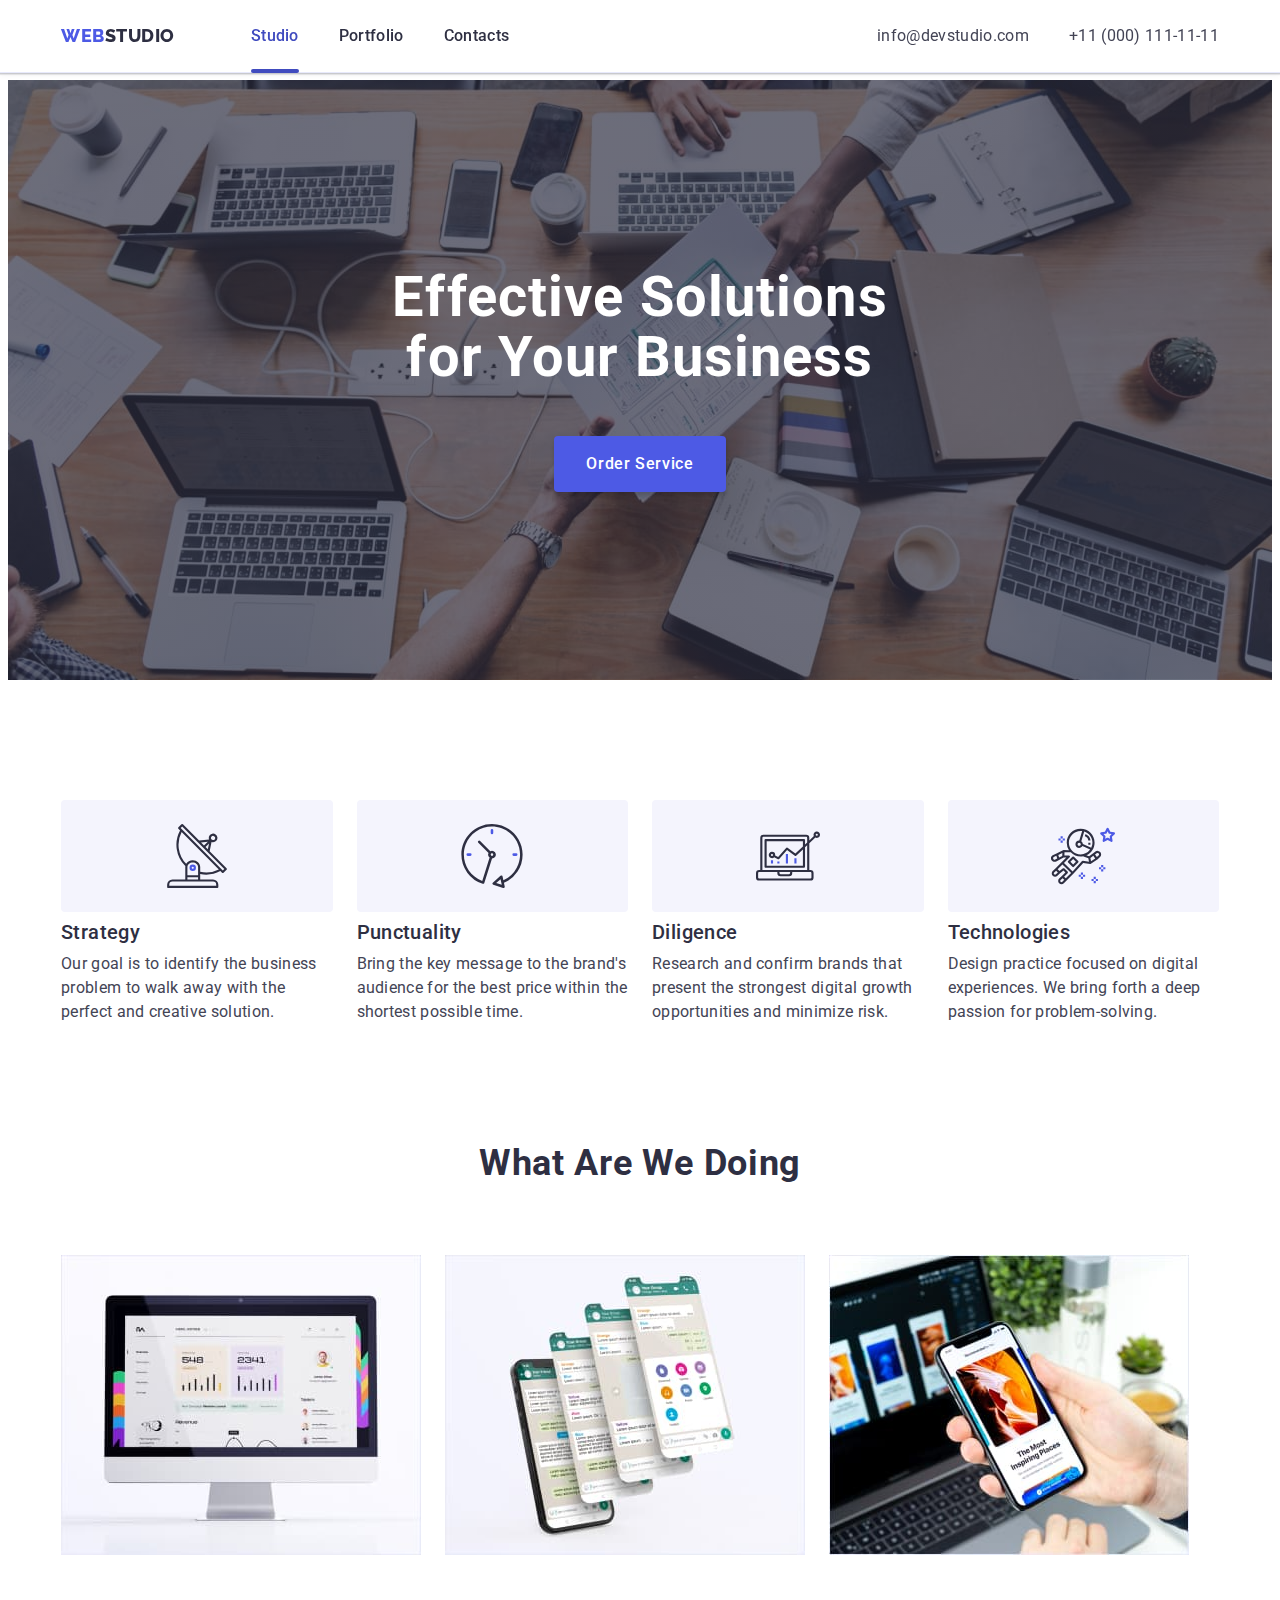
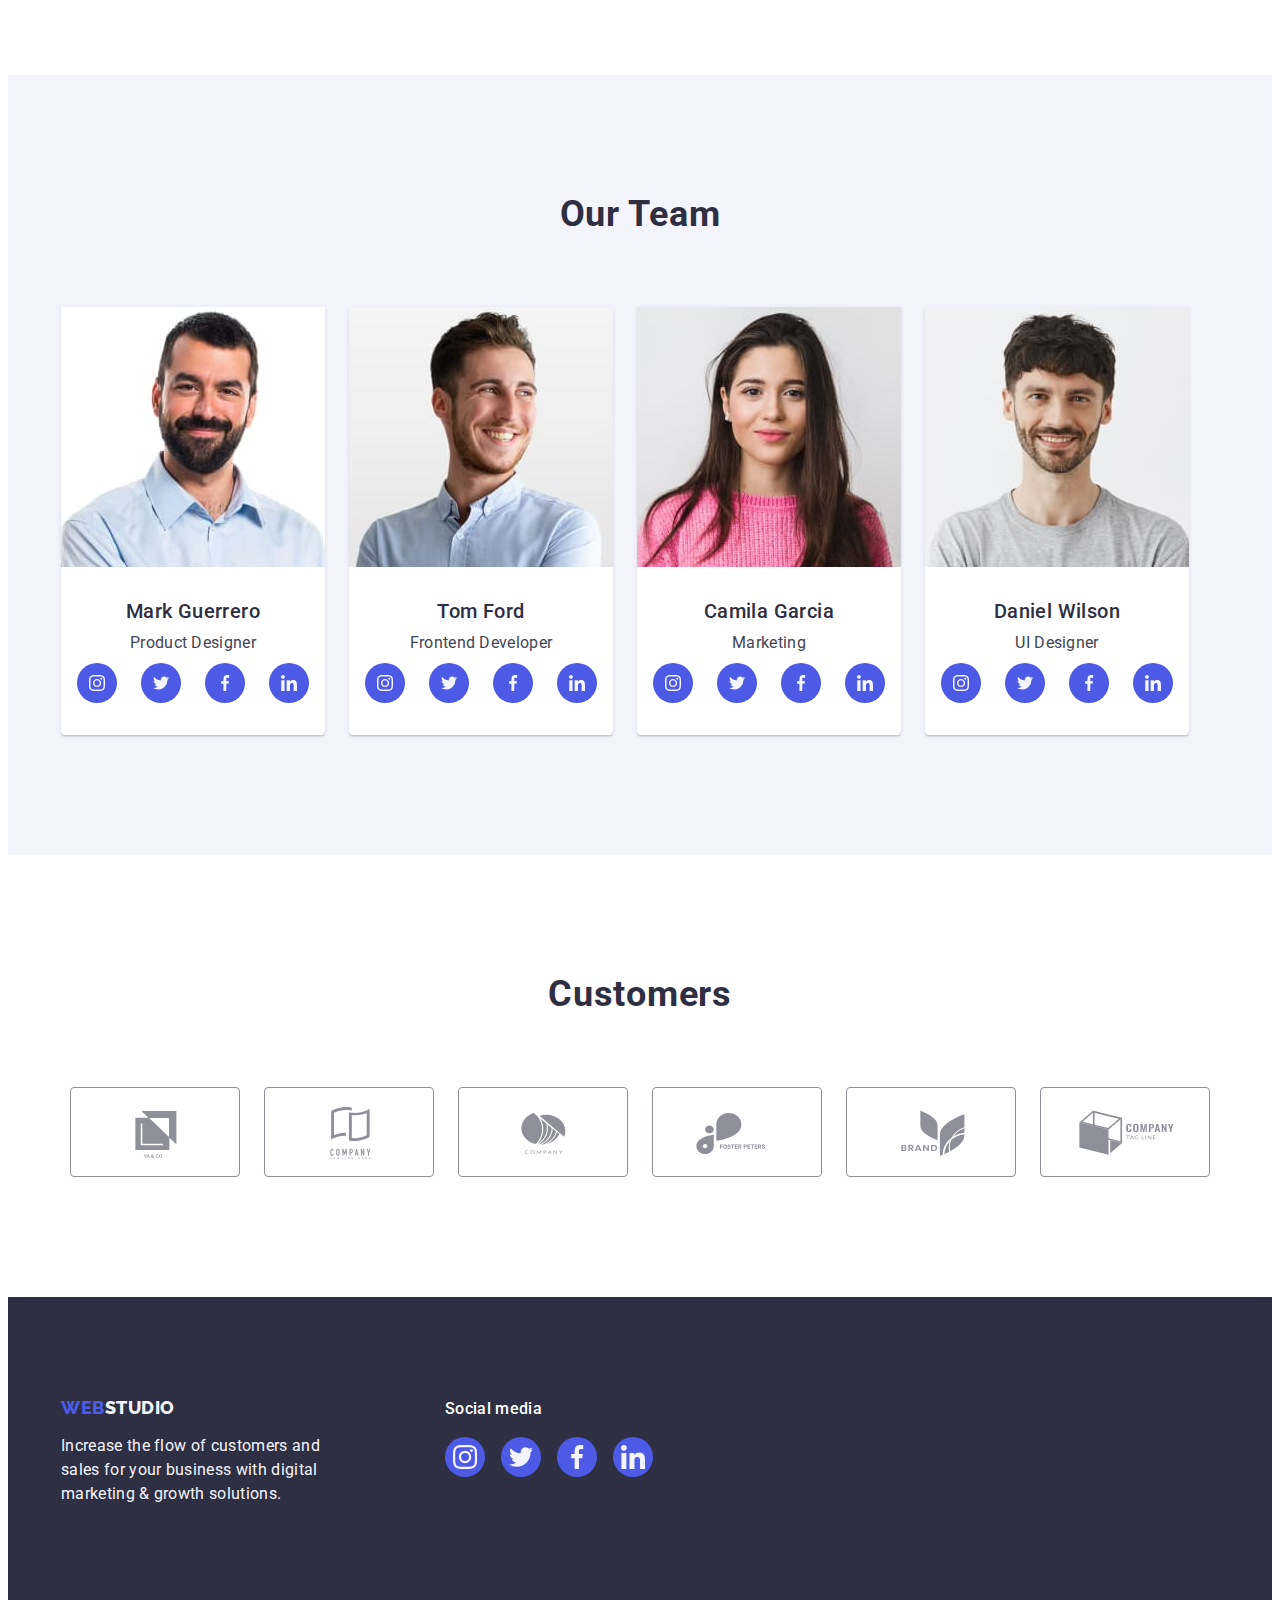
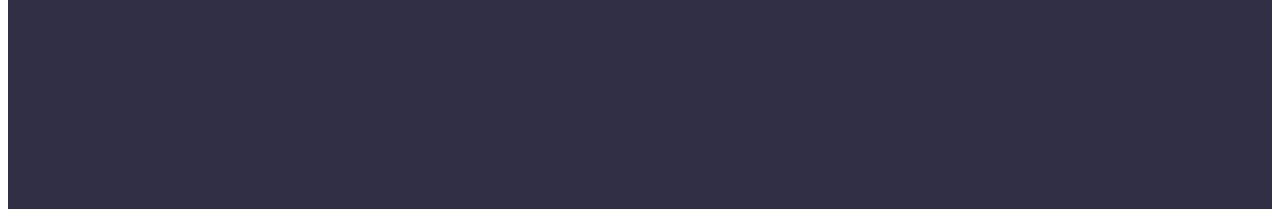
<file: index.html>
<!DOCTYPE html>
<html lang="en">
  <head>
    <meta charset="UTF-8" />
    <meta http-equiv="X-UA-Compatible" content="IE=edge" />
    <meta name="viewport" content="width=device-width, initial-scale=1.0" />
    <title>Studio</title>
    <link rel="preconnect" href="https://fonts.googleapis.com" />
    <link rel="preconnect" href="https://fonts.gstatic.com" crossorigin />
    <link
      href="https://fonts.googleapis.com/css2?family=Raleway:wght@800&family=Roboto:wght@400;500;700;900&display=swap"
      rel="stylesheet"
    />
    <link rel="stylesheet" href="https://cdnjs.cloudflare.com/ajax/libs/modern-normalize/1.1.0/modern-normalize.min.css"
      integrity="sha512-wpPYUAdjBVSE4KJnH1VR1HeZfpl1ub8YT/NKx4PuQ5NmX2tKuGu6U/JRp5y+Y8XG2tV+wKQpNHVUX03MfMFn9Q=="
      crossorigin="anonymous" referrerpolicy="no-referrer" />
    <link rel="stylesheet" href="./css/styles.css" />
  </head> 
  <body>
    <header class="header">
      <div class="header-container container">
        <nav class="header-nav">
          <a class="link logo" href="./index.html"
            >Web<span class="logo-part">Studio</span></a
          >
          <ul class="list header-nav-list">
            <li><a class="link nav-link active" href="./index.html">Studio</a></li>
            <li>
              <a class="link nav-link" href="./portfolio.html">Portfolio</a>
            </li>
            <li><a class="link nav-link" href="">Contacts</a></li>
          </ul>
        </nav>
        <address class="adress">
          <ul class="list header-adress-list">
            <li>
              <a class="link contact" href="mailto:info@devstudio.com"
                >info@devstudio.com</a
              >
            </li>
            <li>
              <a class="link contact" href="tel:+110001111111"
                >+11 (000) 111-11-11</a
              >
            </li>
          </ul>
        </address>
      </div>
    </header>
    <main>
      <section class="main-title-box">
        <div class="container">
          <h1 class="hero-title">Effective Solutions for Your Business</h1>
          <button class="hero-btn" type="button" data-modal-open>Order Service</button>
        </div>
      </section>
      <section class="feature-section">
        <div class="container">
          <h2 class="visually-hidden">Why we</h2>
          <ul class="list main-section-list">
            <li class="feature-item">
              <div class="feature-icon-box">
                <svg class="feature-icon" width="64" height="64">
                  <use href="./images/icons.svg#antenna"></use>
                </svg>
              </div>
              <h3 class="feature">Strategy</h3>
              <p class="feature-desc">
                Our goal is to identify the business problem to walk away with the
                perfect and creative solution.
              </p>
            </li>
            <li class="feature-item">
              <div class="feature-icon-box">
                <svg class="feature-icon" width="64" height="64">
                  <use href="./images/icons.svg#clock"></use>
                </svg>
              </div>
              <h3 class="feature">Punctuality</h3>
              <p class="feature-desc">
                Bring the key message to the brand's audience for the best price
                within the shortest possible time.
              </p>
            </li>
            <li class="feature-item">
              <div class="feature-icon-box">
                <svg class="feature-icon" width="64" height="64">
                  <use href="./images/icons.svg#diagram"></use>
                </svg>
              </div>
              <h3 class="feature">Diligence</h3>
              <p class="feature-desc">
                Research and confirm brands that present the strongest digital
                growth opportunities and minimize risk.
              </p>
            </li>
            <li class="feature-item">
              <div class="feature-icon-box">
                <svg class="feature-icon" width="64" height="64">
                  <use href="./images/icons.svg#astronaut"></use>
                </svg>
              </div>
              <h3 class="feature">Technologies</h3>
              <p class="feature-desc">
                Design practice focused on digital experiences. We bring forth a
                deep passion for problem-solving.
              </p>
            </li>
          </ul>
        </div>
      </section>
      <section class="business">
        <div class="container">
          <h2 class="section-title">What are we doing</h2>
          <ul class="list business-section-list">
            <li class="item">
              <img
                src="./images/studio/desktop.jpg"
                alt="desktop"
                width="360"
                height="300"
              />
            </li>
            <li class="item">
              <img
                src="./images/studio/phone.jpg"
                alt="phone"
                width="360"
                height="300"
              />
            </li>
            <li class="item">
              <img
                src="./images/studio/gadgets.jpg"
                alt="gadgets"
                width="360"
                height="300"
              />
            </li>
          </ul>
        </div>
      </section>
      <section class="team-section">
        <div class="container">
          <h2 class="section-title ">Our Team</h2>
          <ul class="list team-list">
            <li class="member-card">
              <img
                src="./images/studio/1-mark.jpg"
                alt="Man with black beard in blue shirt"
                width="264"
                height="260"
              />
              <div class="member-card-content">
                <h3 class="member">Mark Guerrero</h3>
                <p class="member-position">Product Designer</p>
                <ul class="list contact-list">
                  <li class="member-social">
                    <a href="" class="link social-link">
                      <svg class="social-icon" width="16" height="16">
                        <use href="./images/icons.svg#instagram"></use>
                      </svg>
                    </a>
                  </li>
                  <li class="member-social">
                    <a href="" class="link social-link">
                      <svg class="social-icon" width="16" height="16">
                        <use href="./images/icons.svg#twitter"></use>
                      </svg>
                    </a>
                  </li>
                  <li class="member-social">
                    <a href="" class="link social-link">
                      <svg class="social-icon" width="16" height="16">
                        <use href="./images/icons.svg#facebook"></use>
                      </svg>
                    </a>
                  </li>
                  <li class="member-social">
                    <a href="" class="link social-link">
                      <svg class="social-icon" width="16" height="16">
                        <use href="./images/icons.svg#linkedin"></use>
                      </svg>
                    </a>
                  </li>
                </ul>
              </div>
            </li>
            <li class="member-card">
              <img
                src="./images/studio/2-tom.jpg"
                alt="Man with red beard in blue shirt"
                width="264"
                height="260"
              />
              <div class="member-card-content">
                <h3 class="member">Tom Ford</h3>
                <p class="member-position">Frontend Developer</p>
                <ul class="list contact-list">
                  <li class="member-social">
                    <a href="" class="link social-link">
                      <svg class="social-icon" width="16" height="16">
                        <use href="./images/icons.svg#instagram"></use>
                      </svg>
                    </a>
                  </li>
                  <li class="member-social">
                    <a href="" class="link social-link">
                      <svg class="social-icon" width="16" height="16">
                        <use href="./images/icons.svg#twitter"></use>
                      </svg>
                    </a>
                  </li>
                  <li class="member-social">
                    <a href="" class="link social-link">
                      <svg class="social-icon" width="16" height="16">
                        <use href="./images/icons.svg#facebook"></use>
                      </svg>
                    </a>
                  </li>
                  <li class="member-social">
                    <a href="" class="link social-link">
                      <svg class="social-icon" width="16" height="16">
                        <use href="./images/icons.svg#linkedin"></use>
                      </svg>
                    </a>
                  </li>
                </ul>
              </div>
            </li>
            <li class="member-card">
              <img
                src="./images/studio/3-camila.jpg"
                alt="Woman in a pink sweater"
                width="264"
                height="260"
              />
              <div class="member-card-content">
                <h3 class="member">Camila Garcia</h3>
                <p class="member-position">Marketing</p>
                <ul class="list contact-list">
                  <li class="member-social">
                    <a href="" class="link social-link">
                      <svg class="social-icon" width="16" height="16">
                        <use href="./images/icons.svg#instagram"></use>
                      </svg>
                    </a>
                  </li>
                  <li class="member-social">
                    <a href="" class="link social-link">
                      <svg class="social-icon" width="16" height="16">
                        <use href="./images/icons.svg#twitter"></use>
                      </svg>
                    </a>
                  </li>
                  <li class="member-social">
                    <a href="" class="link social-link">
                      <svg class="social-icon" width="16" height="16">
                        <use href="./images/icons.svg#facebook"></use>
                      </svg>
                    </a>
                  </li>
                  <li class="member-social">
                    <a href="" class="link social-link">
                      <svg class="social-icon" width="16" height="16">
                        <use href="./images/icons.svg#linkedin"></use>
                      </svg>
                    </a>
                  </li>
                </ul>
              </div>
            </li>
            <li class="member-card">
              <img
                src="./images/studio/4-daniel.jpg"
                alt="Man with black beard in gray t-shirt"
                width="264"
                height="260"
              />
              <div class="member-card-content">
                <h3 class="member">Daniel Wilson</h3>
                <p class="member-position">UI Designer</p>
                <ul class="list contact-list">
                  <li class="member-social">
                    <a href="" class="link social-link">
                      <svg class="social-icon" width="16" height="16">
                        <use href="./images/icons.svg#instagram"></use>
                      </svg>
                    </a>
                  </li>
                  <li class="member-social">
                    <a href="" class="link social-link">
                      <svg class="social-icon" width="16" height="16">
                        <use href="./images/icons.svg#twitter"></use>
                      </svg>
                    </a>
                  </li>
                  <li class="member-social">
                    <a href="" class="link social-link">
                      <svg class="social-icon" width="16" height="16">
                        <use href="./images/icons.svg#facebook"></use>
                      </svg>
                    </a>
                  </li>
                  <li class="member-social">
                    <a href="" class="link social-link">
                      <svg class="social-icon" width="16" height="16">
                        <use href="./images/icons.svg#linkedin"></use>
                      </svg>
                    </a>
                  </li>
                </ul>
              </div>
            </li>
          </ul>
        </div>
      </section>
      <section class="customers-section">
        <div class="container">
          <h2 class="section-title">Customers</h2>
          <ul class="list customers-list">
            <li class="customer">
              <a href="" class="link customer-link">
                <svg class="customer-icon" width="104" height="56">
                  <use href="./images/icons.svg#customer1"></use>
                </svg>
              </a>
            </li>
            <li class="customer">
              <a href="" class="link customer-link">
                <svg class="customer-icon" width="104" height="56">
                  <use href="./images/icons.svg#customer2"></use>
                </svg>
              </a>
            </li>
            <li class="customer">
              <a href="" class="link customer-link">
                <svg class="customer-icon" width="104" height="56">
                  <use href="./images/icons.svg#customer3"></use>
                </svg>
              </a>
            </li>
            <li class="customer">
              <a href="" class="link customer-link">
                <svg class="customer-icon" width="104" height="56">
                  <use href="./images/icons.svg#customer4"></use>
                </svg>
              </a>
            </li>
            <li class="customer">
              <a href="" class="link customer-link">
                <svg class="customer-icon" width="104" height="56">
                  <use href="./images/icons.svg#customer5"></use>
                </svg>
              </a>
            </li>
            <li class="customer">
              <a href="" class="link customer-link">
                <svg class="customer-icon" width="104" height="56">
                  <use href="./images/icons.svg#customer6"></use>
                </svg>
              </a>
            </li>
          </ul>
        </div>        
      </section>
    </main>
    <footer class="footer">
      <div class="container footer-position">
        <div class="footer-content-wrapper">
          <a class="link logo" href="./index.html">Web<span class="footer-logo-part">Studio</span></a>
          <p class="footer-desc">
            Increase the flow of customers and sales for your business with digital
            marketing & growth solutions.
        </div>
        <div class="social-media-wrapper">
          <p class="social-media">Social media</p>
          <ul class="list contact-list-footer">
            <li class="footer-social">
              <a href="" class="link footer-social-link">
                <svg class="footer-social-icon" width="24" height="24">
                  <use href="./images/icons.svg#instagram-footer"></use>
                </svg>
              </a>
            </li>
            <li class="footer-social">
              <a href="" class="link footer-social-link">
                <svg class="footer-social-icon" width="24" height="24">
                  <use href="./images/icons.svg#twitter-footer"></use>
                </svg>
              </a>
            </li>
            <li class="footer-social">
              <a href="" class="link footer-social-link">
                <svg class="footer-social-icon" width="24" height="24">
                  <use href="./images/icons.svg#facebook-footer"></use>
                </svg>
              </a>
            </li>
            <li class="footer-social">
              <a href="" class="link footer-social-link">
                <svg class="footer-social-icon" width="24" height="24">
                  <use href="./images/icons.svg#linkedin-footer"></use>
                </svg>
              </a>
            </li>
          </ul>
        </div>
      </div>
    </footer>
    <!-- Modal window -->
    <div class="backdrop is-hidden" data-modal>
      <div class="modal">
        <button class="modal-close-btn" type="button" data-modal-close>
          <svg class="modal-close-icon" width="8" height="8">
            <use href="./images/icons.svg#close-icon"></use>
          </svg>
        </button>
      </div>
    </div>
    <script src="./js/modal.js"></script>
  </body>
</html>
</file>
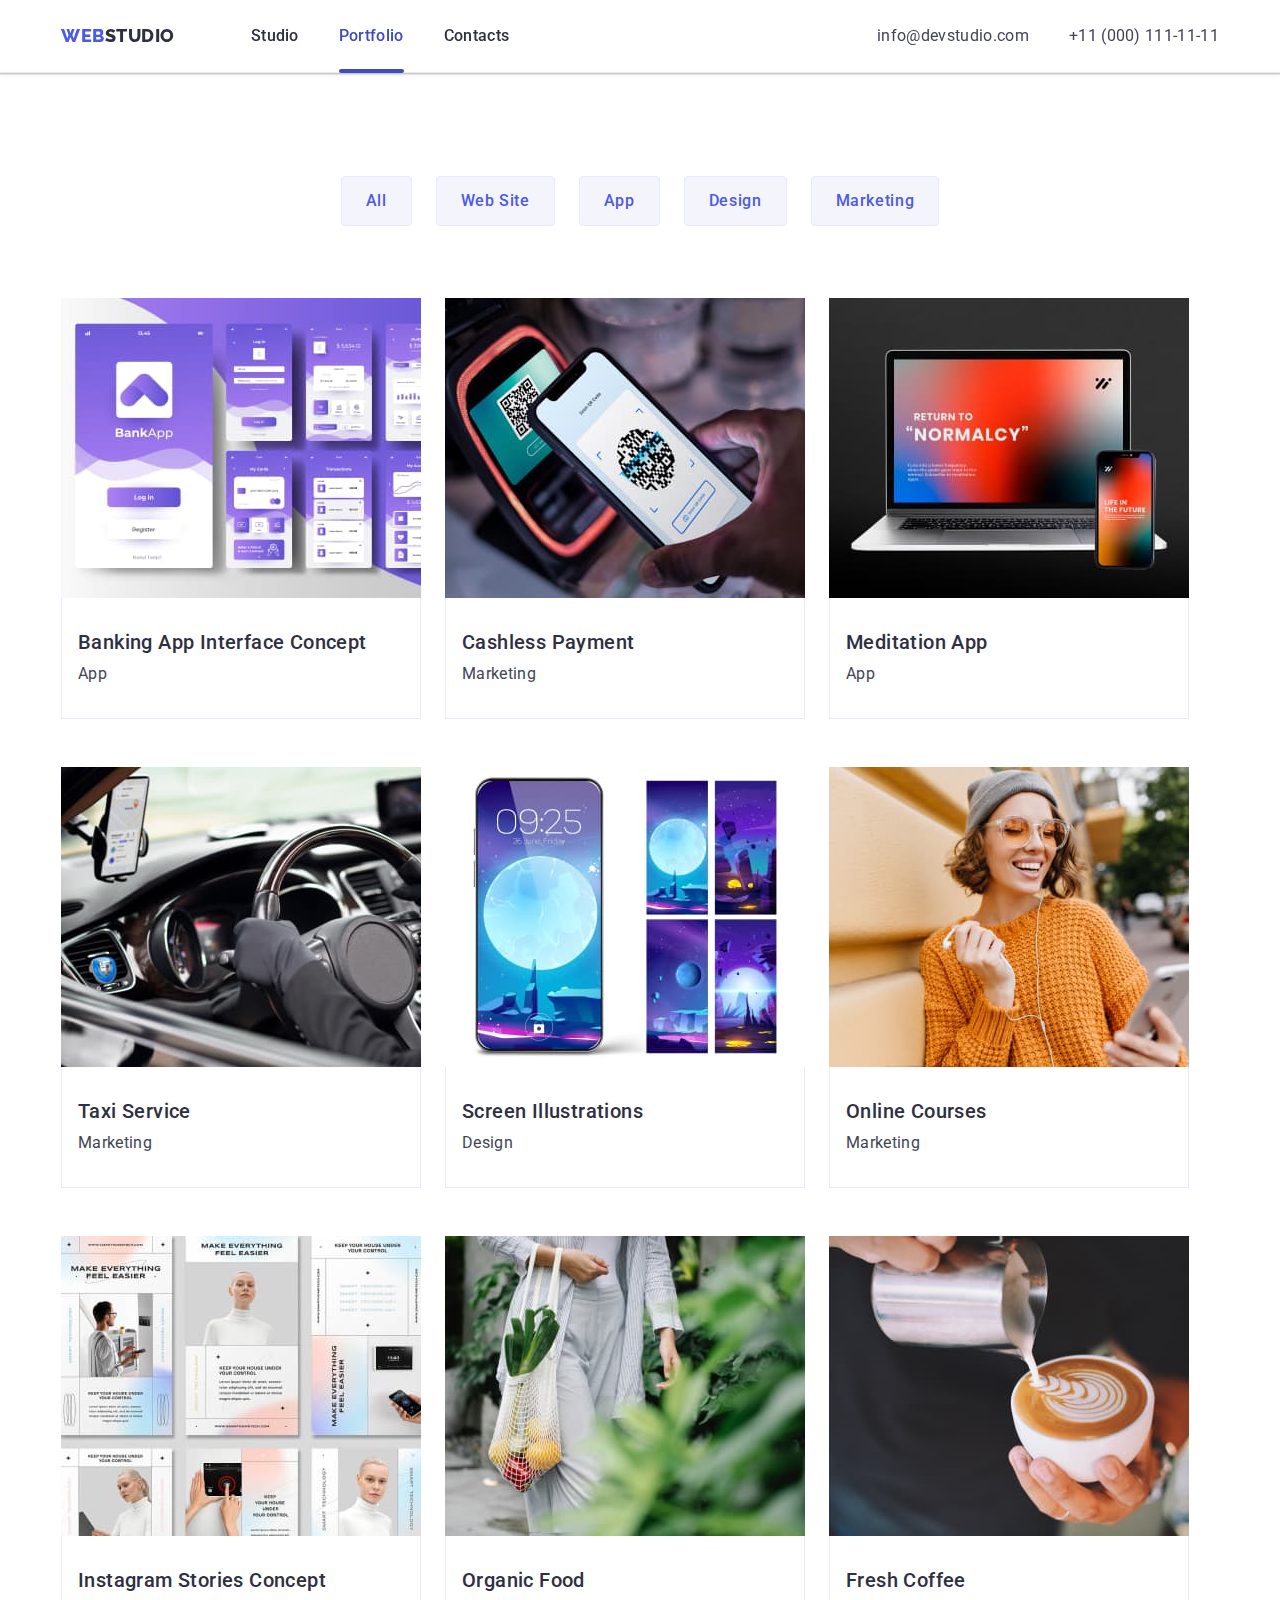
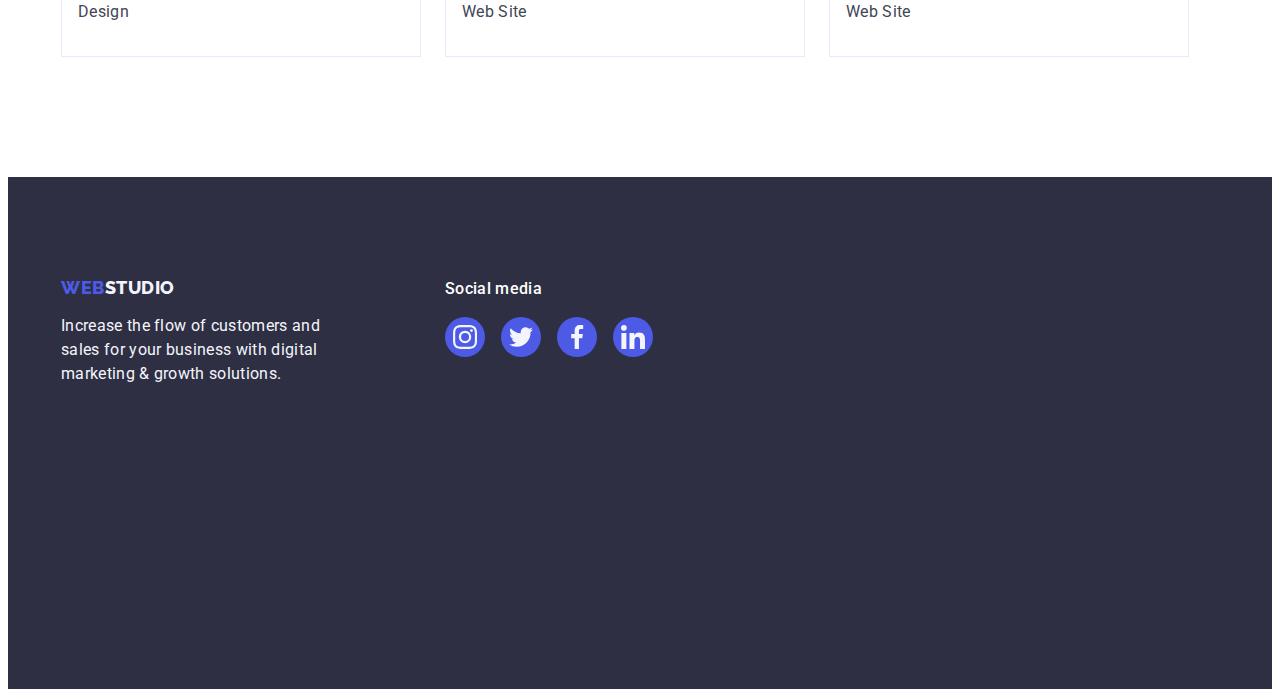
<file: portfolio.html>
<!DOCTYPE html>
<html lang="en">
  <head>
    <meta charset="UTF-8" />
    <meta http-equiv="X-UA-Compatible" content="IE=edge" />
    <meta name="viewport" content="width=device-width, initial-scale=1.0" />
    <title>Portfolio</title>
    <link rel="preconnect" href="https://fonts.googleapis.com" />
    <link rel="preconnect" href="https://fonts.gstatic.com" crossorigin />
    <link
      href="https://fonts.googleapis.com/css2?family=Raleway:wght@800&family=Roboto:wght@400;500;700;900&display=swap"
      rel="stylesheet"
    />
    <link rel="stylesheet" href="https://cdnjs.cloudflare.com/ajax/libs/modern-normalize/1.1.0/modern-normalize.min.css"
      integrity="sha512-wpPYUAdjBVSE4KJnH1VR1HeZfpl1ub8YT/NKx4PuQ5NmX2tKuGu6U/JRp5y+Y8XG2tV+wKQpNHVUX03MfMFn9Q=="
      crossorigin="anonymous" referrerpolicy="no-referrer" />
    <link rel="stylesheet" href="./css/styles.css" />
  </head>
  <body>
    <header class="header">
      <div class="header-container container">
        <nav class="header-nav">
          <a class="link logo" href="./index.html">Web<span class="logo-part">Studio</span></a>
          <ul class="list header-nav-list">
            <li><a class="link nav-link" href="./index.html">Studio</a></li>
            <li>
              <a class="link nav-link active" href="./portfolio.html">Portfolio</a>
            </li>
            <li><a class="link nav-link" href="">Contacts</a></li>
          </ul>
        </nav>
        <address class="adress">
          <ul class="list header-adress-list">
            <li>
              <a class="link contact" href="mailto:info@devstudio.com">info@devstudio.com</a>
            </li>
            <li>
              <a class="link contact" href="tel:+110001111111">+11 (000) 111-11-11</a>
            </li>
          </ul>
        </address>
      </div>
    </header>
    <main>
      <section class="portfolio-container">
        <div class="container">
          <h1 class="visually-hidden">Our projects</h1>
          <ul class="list main-container-filter">
            <li><button class="filter" type="button">All</button></li>
            <li><button class="filter" type="button">Web Site</button></li>
            <li><button class="filter" type="button">App</button></li>
            <li><button class="filter" type="button">Design</button></li>
            <li><button class="filter" type="button">Marketing</button></li>
          </ul>
          <ul class="list main-container-project">
            <li class="project">
              <a href="" class="link project-link">
                  <div class="project-thumb">
                    <img
                      src="./images/portfolio/project-1.jpg"
                      alt="Graphical user interface, application"
                      width="360"
                      height="300"
                    />
                    <p class="overlay-text">
                      14 Stylish and User-Friendly App Design Concepts · Task Manager App · Calorie Tracker App · Exotic Fruit Ecommerce App
                      ·
                      Cloud Storage App
                    </p>
                  </div>
                  <div class="portfolio-card-content">
                    <h2 class="project-name">Banking App Interface Concept</h2>
                    <p class="project-type">App</p>
                  </div>
              </a>
            </li>
            <li class="project">
              <a href="" class="link project-link">
                  <div class="project-thumb">
                    <img
                      src="./images/portfolio/project-2.jpg"
                      alt="A person holding a cell phone"
                      width="360"
                      height="300"
                    />
                    <p class="overlay-text">
                      14 Stylish and User-Friendly App Design Concepts · Task Manager App · Calorie Tracker App · Exotic Fruit Ecommerce
                      App ·
                      Cloud Storage App
                    </p>
                  </div>
                  <div class="portfolio-card-content">
                    <h2 class="project-name">Cashless Payment</h2>
                    <p class="project-type">Marketing</p>
                  </div>
              </a>
            </li>
            <li class="project">
              <a href="" class="link project-link">
                  <div class="project-thumb">
                    <img
                      src="./images/portfolio/project-3.jpg"
                      alt="A laptop and a smartphone"
                      width="360"
                      height="300"
                    />
                    <p class="overlay-text">
                      14 Stylish and User-Friendly App Design Concepts · Task Manager App · Calorie Tracker App · Exotic Fruit Ecommerce
                      App ·
                      Cloud Storage App
                    </p>
                  </div>
                  <div class="portfolio-card-content">
                    <h2 class="project-name">Meditation App</h2>
                    <p class="project-type">App</p>
                  </div>
              </a>
            </li>
            <li class="project">
              <a href="" class="link project-link">
                  <div class="project-thumb">
                    <img
                      src="./images/portfolio/project-4.jpg"
                      alt="A person driving a car and looking at navigator"
                      width="360"
                      height="300"
                    />
                    <p class="overlay-text">
                      14 Stylish and User-Friendly App Design Concepts · Task Manager App · Calorie Tracker App · Exotic Fruit Ecommerce
                      App ·
                      Cloud Storage App
                    </p>
                  </div>
                  <div class="portfolio-card-content">
                    <h2 class="project-name">Taxi Service</h2>
                    <p class="project-type">Marketing</p>
                  </div>
              </a>
            </li>
            <li class="project">
              <a href="" class="link project-link">
                  <div class="project-thumb">
                    <img
                      src="./images/portfolio/project-5.jpg"
                      alt="Smartphone with a space wallpaper"
                      width="360"
                      height="300"
                    />
                    <p class="overlay-text">
                      14 Stylish and User-Friendly App Design Concepts · Task Manager App · Calorie Tracker App · Exotic Fruit Ecommerce
                      App ·
                      Cloud Storage App
                    </p>
                  </div>
                  <div class="portfolio-card-content">
                    <h2 class="project-name">Screen Illustrations</h2>
                    <p class="project-type">Design</p>
                  </div>
              </a>
            </li>
            <li class="project">
              <a href="" class="link project-link">
                  <div class="project-thumb">
                    <img
                      src="./images/portfolio/project-6.jpg"
                      alt="A person in orange sweater wearing glasses and a hat"
                      width="360"
                      height="300"
                    />
                    <p class="overlay-text">
                      14 Stylish and User-Friendly App Design Concepts · Task Manager App · Calorie Tracker App · Exotic Fruit Ecommerce
                      App ·
                      Cloud Storage App
                    </p>
                  </div>
                  <div class="portfolio-card-content">
                    <h2 class="project-name">Online Courses</h2>
                    <p class="project-type">Marketing</p>
                  </div>
              </a>
            </li>
            <li class="project">
              <a href="" class="link project-link">
                  <div class="project-thumb">
                    <img
                      src="./images/portfolio/project-7.jpg"
                      alt="Graphical user interface of a website"
                      width="360"
                      height="300"
                    />
                    <p class="overlay-text">
                      14 Stylish and User-Friendly App Design Concepts · Task Manager App · Calorie Tracker App · Exotic Fruit Ecommerce
                      App ·
                      Cloud Storage App
                    </p>
                  </div>
                  <div class="portfolio-card-content">
                    <h2 class="project-name">Instagram Stories Concept</h2>
                    <p class="project-type">Design</p>
                  </div>
              </a>
            </li>
            <li class="project">
              <a href="" class="link project-link">
                  <div class="project-thumb">
                    <img
                      src="./images/portfolio/project-8.jpg"
                      alt="A person holding a bag of fruit"
                      width="360"
                      height="300"
                    />
                    <p class="overlay-text">
                      14 Stylish and User-Friendly App Design Concepts · Task Manager App · Calorie Tracker App · Exotic Fruit Ecommerce
                      App ·
                      Cloud Storage App
                    </p>
                  </div>
                  <div class="portfolio-card-content">
                    <h2 class="project-name">Organic Food</h2>
                    <p class="project-type">Web Site</p>
                  </div>
              </a>
            </li>
            <li class="project">
              <a href="" class="link project-link">
                  <div class="project-thumb">
                    <img
                      src="./images/portfolio/project-9.jpg"
                      alt="A man makes coffee"
                      width="360"
                      height="300"
                    />
                    <p class="overlay-text">
                      14 Stylish and User-Friendly App Design Concepts · Task Manager App · Calorie Tracker App · Exotic Fruit Ecommerce
                      App ·
                      Cloud Storage App
                    </p>
                  </div>
                  <div class="portfolio-card-content">
                    <h2 class="project-name">Fresh Coffee</h2>
                    <p class="project-type">Web Site</p>
                  </div>
              </a>
            </li>
          </ul>
        </div>
      </section>
    </main>
    <footer class="footer">
      <div class="container footer-position">
        <div class="footer-content-wrapper">
          <a class="link logo" href="./index.html">Web<span class="footer-logo-part">Studio</span></a>
          <p class="footer-desc">
            Increase the flow of customers and sales for your business with digital
            marketing & growth solutions.
        </div>
        <div class="social-media-wrapper">
          <p class="social-media">Social media</p>
          <ul class="list contact-list-footer">
            <li class="footer-social">
              <a href="" class="link footer-social-link">
                <svg class="footer-social-icon" width="24" height="24">
                  <use href="./images/icons.svg#instagram-footer"></use>
                </svg>
              </a>
            </li>
            <li class="footer-social">
              <a href="" class="link footer-social-link">
                <svg class="footer-social-icon" width="24" height="24">
                  <use href="./images/icons.svg#twitter-footer"></use>
                </svg>
              </a>
            </li>
            <li class="footer-social">
              <a href="" class="link footer-social-link">
                <svg class="footer-social-icon" width="24" height="24">
                  <use href="./images/icons.svg#facebook-footer"></use>
                </svg>
              </a>
            </li>
            <li class="footer-social">
              <a href="" class="link footer-social-link">
                <svg class="footer-social-icon" width="24" height="24">
                  <use href="./images/icons.svg#linkedin-footer"></use>
                </svg>
              </a>
            </li>
          </ul>
        </div>
      </div>
    </footer> 
  </body>
</html>
</file>
<file: css/styles.css>
:root {
  --main-color: #434455;
  --primary-color: #2e2f42;
  --total-white: #ffffff;
  --cloud: #f4f4fd;
  --iris: #4d5ae5;
  --ocean: #404bbf;
  --border-color: #e7e9fc;
  --customers-color: #8e8f99;
  --footer-social-icon-hover-color: #31d0aa;
}

body {
  padding-top: 72px;
  font-family: "Roboto", sans-serif;
  font-size: 16px;
  color: var(--main-color);
  background-color: var(--total-white);
}

/*reset*/

h1,
h2,
h3,
h4,
h5,
h6,
p {
  margin: 0;
}

img {
  display: block;
}

.list {
  list-style: none;
  padding: 0;
  margin: 0;
}

.link {
  text-decoration: none;
}

button {
  cursor: pointer;
}

.visually-hidden {
  position: absolute;
  width: 1px;
  height: 1px;
  margin: -1px;
  border: 0;
  padding: 0;
  white-space: nowrap;
  clip-path: inset(100%);
  clip: rect(0 0 0 0);
  overflow: hidden;
}

/*header*/

.header {
  position: fixed;
  top: 0;
  left: 0;
  background-color: var(--total-white);
  width: 100%;
  z-index: 1;
  border-bottom: 1px solid var(--border-color);
  box-shadow: 0px 2px 1px rgba(46, 47, 66, 0.08),
    0px 1px 1px rgba(46, 47, 66, 0.16), 0px 1px 6px rgba(46, 47, 66, 0.08);
}

.logo {
  font-family: "Raleway", sans-serif;
  text-transform: uppercase;
  font-weight: 800;
  font-size: 18px;
  line-height: 1.17;
  letter-spacing: 0.03em;
  color: var(--iris);
  display: inline-block;
}

.header .logo {
  margin-right: 76px;
}

.logo-part {
  color: var(--primary-color);
}

.nav-link {
  display: block;
  font-weight: 500;
  font-size: 16px;
  line-height: calc(24 / 16);
  letter-spacing: 0.02em;
  color: var(--primary-color);
  padding: 24px 0;
  transition: color 250ms cubic-bezier(0.4, 0, 0.2, 1);
}

.nav-link:hover,
.nav-link:focus {
  color: var(--ocean);
}

.active {
  position: relative;
  color: var(--ocean);
}

.active::after {
  position: absolute;
  bottom: -1px;
  content: '';
  display: block;
  width: 100%;
  height: 4px;
  border-radius: 2px;
}

.nav-link.active::after {
  background-color: var(--ocean);
}

.adress {
  font-style: normal;
}

.contact {
  font-size: 16px;
  line-height: calc(24 / 16);
  color: var(--main-color);
  letter-spacing: 0.02em;
  padding: 24px 0;
  transition: color 250ms cubic-bezier(0.4, 0, 0.2, 1);
}

.contact:hover,
.contact:focus {
  color: var(--ocean);
}

/*main*/
.main-title-box {
  background-color: var(--primary-color);
  max-width: 1440px;
  padding: 188px 0;
  background-image: linear-gradient(
      rgba(46, 47, 66, 0.7),
      rgba(46, 47, 66, 0.7)
    ),
    url(../images/studio/hero-bg.jpg);
  background-repeat: no-repeat;
  background-size: cover;
  background-position: center;
  margin-left: auto;
  margin-right: auto;
}

.hero-title {
  font-weight: 700;
  font-size: 56px;
  line-height: 1.07;
  text-align: center;
  letter-spacing: 0.02em;
  color: var(--total-white);
  max-width: 496px;
  margin-bottom: 48px;
  margin-left: auto;
  margin-right: auto;
}

.hero-btn {
  font-family: "Roboto", sans-serif;
  font-weight: 500;
  font-size: 16px;
  line-height: calc(24 / 16);
  letter-spacing: 0.04em;
  color: var(--total-white);
  background-color: var(--iris);
  box-shadow: 0px 4px 4px rgba(0, 0, 0, 0.15);
  border: none;
  border-radius: 4px;
  cursor: pointer;
  min-width: 169px;
  padding: 16px 32px;
  display: block;
  margin-left: auto;
  margin-right: auto;
  transition: background-color 250ms cubic-bezier(0.4, 0, 0.2, 1);
}

.hero-btn:hover,
.hero-btn:focus {
  background-color: var(--ocean);
}

.feature {
  font-weight: 500;
  font-size: 20px;
  letter-spacing: 0.02em;
  line-height: calc(24 / 20);
  color: var(--primary-color);
  margin-bottom: 8px;
}

.feature-icon-box {
  display: flex;
  align-items: center;
  justify-content: center;
  background-color: var(--cloud);
  height: 112px;
  margin-bottom: 8px;
  border-radius: 4px;
}

.feature-desc {
  font-size: 16px;
  line-height: calc(24 / 16);
  letter-spacing: 0.02em;
  color: var(--main-color);
}

.section-title {
  font-weight: 700;
  font-size: 36px;
  line-height: 1.1;
  text-align: center;
  letter-spacing: 0.02em;
  text-transform: capitalize;
  color: var(--primary-color);
  margin-bottom: 72px;
}

.team-section {
  background-color: var(--cloud);
  padding: 120px 0;
}

.member {
  font-weight: 500;
  font-size: 20px;
  line-height: calc(24 / 20);
  letter-spacing: 0.02em;
  color: var(--primary-color);
  margin-bottom: 8px;
  text-align: center;
}

.member-position {
  font-size: 16px;
  line-height: calc(24 / 16);
  letter-spacing: 0.02em;
  color: var(--main-color);
  text-align: center;
  margin-bottom: 8px;
}

.member-card {
  background-color: var(--total-white);
  border-radius: 0px 0px 4px 4px;
  box-shadow: 0px 1px 6px rgba(46, 47, 66, 0.08),
    0px 1px 1px rgba(46, 47, 66, 0.16), 0px 2px 1px rgba(46, 47, 66, 0.08);
}

.member-card-content {
  padding: 32px 0;
}

/*footer*/

.footer {
  background-color: var(--primary-color);
  height: 312px;
  padding: 100px 0;
}

.footer .logo {
  margin-bottom: 16px;
}

.footer-logo-part {
  color: var(--cloud);
}

.footer-desc {
  font-size: 16px;
  line-height: calc(24 / 16);
  color: var(--cloud);
  width: 264px;
  letter-spacing: 0.02em;
}

.footer-position {
  display: flex;
  align-items: baseline;
}

.footer-content-wrapper {
  
  margin-right: 120px;
}

.social-media {
  font-weight: 500;
  font-size: 16px;
  line-height: calc(24 / 16);
  letter-spacing: 0.02em;
  color: var(--total-white);
  margin-bottom: 16px;
}

.contact-list-footer {
  display: flex;
  gap: 16px;
}

.footer-social-link {
  display: flex;
  justify-content: center;
  align-items: center;
  width: 40px;
  height: 40px;
  background-color: var(--iris);
  border-radius: 50%;
  color: var(--cloud);
  transition: background-color 250ms cubic-bezier(0.4, 0, 0.2, 1);
}

.footer-social-icon {
  fill: currentColor;
}

.footer-social-link:hover,
.footer-social-link:focus {
  background-color: var(--footer-social-icon-hover-color);
}

/*portfolio*/

.filter {
  font-family: "Roboto", sans-serif;
  font-weight: 500;
  font-size: 16px;
  line-height: calc(24 / 16);
  letter-spacing: 0.04em;
  background-color: var(--cloud);
  color: var(--iris);
  border: 1px solid #e7e9fc;
  border-radius: 4px;
  cursor: pointer;
  padding: 12px 24px;  
  transition: background-color 250ms cubic-bezier(0.4, 0, 0.2, 1),
  color 250ms cubic-bezier(0.4, 0, 0.2, 1),
  box-shadow 250ms cubic-bezier(0.4, 0, 0.2, 1),
  border-color 250ms cubic-bezier(0.4, 0, 0.2, 1);
}

.filter:hover,
.filter:focus {
  background-color: var(--ocean);
  color: var(--total-white);
  box-shadow: 0px 3px 1px rgba(0, 0, 0, 0.1), 
  0px 2px 1px rgba(0, 0, 0, 0.08),
  0px 2px 2px rgba(0, 0, 0, 0.12);
  border: 1px solid transparent;
}

.project-link:hover .overlay-text,
.project-link:focus .overlay-text {
  transform: translateY(0%);
}

.project-link {
  display: block;  
  transition: box-shadow 250ms cubic-bezier(0.4, 0, 0.2, 1);
}

.project-thumb {
  position: relative;
  overflow: hidden;
}

.overlay {  
}

.overlay-text {
  position: absolute;
  transform: translateY(100%);
  top: 0;
  left: 0;
  background-color: var(--iris);
  width: 100%;
  height: 100%;
  transition: transform 250ms cubic-bezier(0.4, 0, 0.2, 1);

  padding: 40px 32px;
  line-height: calc(24/16);
  letter-spacing: 0.02em;
  color: var(--cloud);
}

.project-link:hover,
.project-link:focus {
  box-shadow: 0px 1px 6px rgba(46, 47, 66, 0.08),
    0px 1px 1px rgba(46, 47, 66, 0.16), 0px 2px 1px rgba(46, 47, 66, 0.08);
}

.project-name {
  font-weight: 500;
  font-size: 20px;
  line-height: calc(24 / 20);
  color: var(--primary-color);
  letter-spacing: 0.02em;
  margin-bottom: 8px;
}

.project-type {
  font-size: 16px;
  line-height: 1.5;
  letter-spacing: 0.02em;
  color: var(--main-color);
}

.container {
  width: 1158px;
  padding: 0 15px;
  margin: 0 auto;
}

.header-nav-list {
  position: relative;
  display: flex;
  align-items: center;
  gap: 40px;
}

.header-container {
  display: flex;
  align-items: center;
}

.header-nav {
  display: flex;
  align-items: center;
  margin-right: auto;
}

.header-adress-list {
  display: flex;
}

.header-adress-list > :first-child {
  margin-right: 40px;
}

.feature-section {
  padding: 120px 0;
}

.main-section-list {
  display: flex;
  gap: 24px;
}

.feature-item {
  width: calc((100% - 72px) / 4);
}

.business {
  padding-bottom: 120px;
}

.business-section-list {
  display: flex;
  gap: 24px;
}

.team-list {
  display: flex;
  gap: 24px;
}

.main-container-filter {
  display: flex;
  gap: 24px;
  justify-content: center;
  margin-bottom: 72px;
}

.portfolio-container {
  padding-top: 96px;
  padding-bottom: 120px;
}

.main-container-project {
  display: flex;
  flex-wrap: wrap;
  gap: 48px 24px;
}

.portfolio-card-content {
  padding: 32px 16px;
  border: 1px solid var(--border-color);
  border-top-style: none;
}

.contact-list {
  display: flex;
  gap: 24px;
  justify-content: center;
  align-items: center;
}

.social-link {
  display: flex;
  justify-content: center;
  align-items: center;
  width: 40px;
  height: 40px;
  border-radius: 50%;
  background-color: var(--iris);
  transition: background-color 250ms cubic-bezier(0.4, 0, 0.2, 1);
}

.social-link:hover,
.social-link:focus {
  background-color: var(--ocean);
}

.social-icon {
  fill: var(--cloud);
}

/* Customer section */

.customers-section {
  padding: 120px 0;
}

.customers-list {
  display: flex;
  gap: 24px;
  justify-content: center;
  align-items: center;
}

.customer-link {
  display: flex;
  align-items: center;
  justify-content: center;
  width: 168px;
  height: 88px;
  border: 1px solid var(--customers-color);
  border-radius: 4px;
  color: var(--customers-color);
  transition: border-color 250ms cubic-bezier(0.4, 0, 0.2, 1),
  color 250ms cubic-bezier(0.4, 0, 0.2, 1);
}

.customer-link:hover,
.customer-link:focus {
  border-color: var(--ocean);
  color: var(--ocean);
}

.customer-icon {
  fill: currentColor;
}

/* Modal window */

.backdrop {
  position: fixed;
  z-index: 2;
  top: 0;
  left: 0;
  width: 100%;
  height: 100%;
  background-color: rgba(46, 47, 66, 0.4);

  transition: opacity 250ms cubic-bezier(0.4, 0, 0.2, 1), 
  visibility 250ms cubic-bezier(0.4, 0, 0.2, 1);
}

.backdrop.is-hidden {
  opacity: 0;
  visibility: hidden;
  pointer-events: none;
}

.modal {
  position: absolute;
  z-index: 3;
  transform: translate(-50%, -50%);
  top: 50%;
  left: 50%;
  width: 408px;
  min-height: 576px;
  background-color: #FCFCFC;
  box-shadow: 0px 1px 1px rgba(0, 0, 0, 0.14), 0px 1px 3px rgba(0, 0, 0, 0.12), 0px 2px 1px rgba(0, 0, 0, 0.2);
  border-radius: 4px;
  transition: transform 250ms cubic-bezier(0.4, 0, 0.2, 1);
}

.modal-close-btn {
  top: 24px;
  right: 24px;
  position: absolute;
  width: 24px;
  height: 24px;
  padding: 0;
  background-color: var(--border-color);
  border-radius: 50%;
  border: 1px solid rgba(0, 0, 0, 0.1);
  display: flex;
  align-items: center;
  justify-content: center;
  color: var(--primary-color);
  border: 1px solid rgba(0, 0, 0, 0.1);
  transition: background-color 250ms cubic-bezier(0.4, 0, 0.2, 1),  
  border 250ms cubic-bezier(0.4, 0, 0.2, 1);
}

.modal-close-icon {
  fill: currentColor;
  transition: fill 250ms cubic-bezier(0.4, 0, 0.2, 1);
}

.modal-close-btn:hover,
.modal-close-btn:focus {
  border: none;
  background-color: var(--ocean);
  color: var(--total-white);
}
</file>
